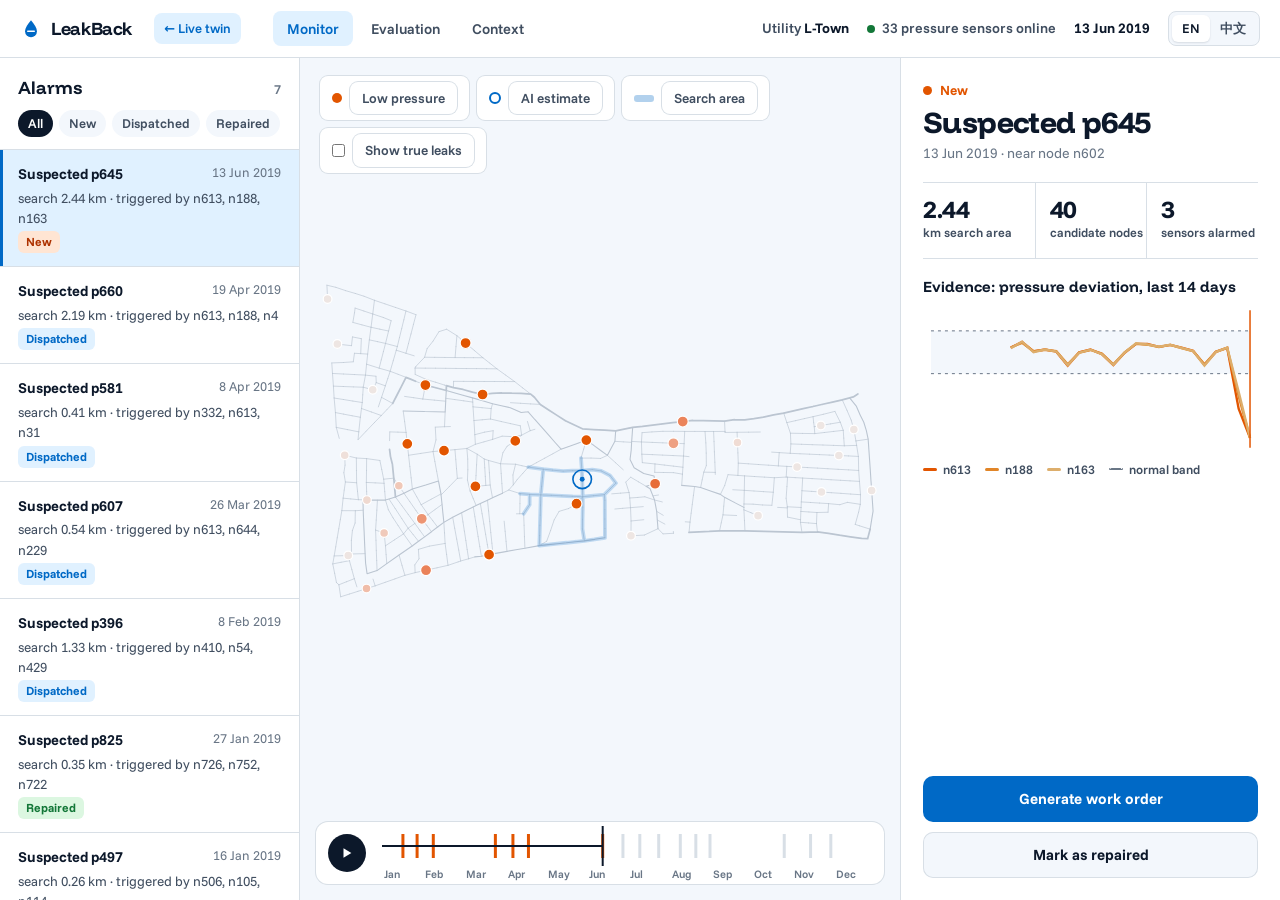
<file: app/index.html>
<!doctype html>
<html lang="en">
<head>
<meta charset="utf-8">
<meta name="viewport" content="width=device-width, initial-scale=1">
<title>LeakBack</title>
<link rel="stylesheet" href="../mocks/base.css">
<style>
body { overflow: hidden; background: var(--tint); }
.app { display: grid; grid-template-rows: 58px minmax(0, 1fr); height: 100vh; }
header { display: flex; align-items: center; gap: 22px; padding: 0 20px; background: var(--bg); border-bottom: 1px solid var(--line); }
.tabs { display: flex; gap: 4px; margin-left: 10px; }
.tabs button { padding: 7px 14px; border-radius: 8px; font-weight: 600; font-size: 14.5px; color: var(--soft); cursor: pointer; }
.tabs button[aria-selected=true] { background: var(--blue-wash); color: var(--blue); }
.hr { margin-left: auto; display: flex; align-items: center; gap: 18px; font-size: 14px; color: var(--soft); font-weight: 600; }
.hr b { color: var(--ink); }
.ok { display: flex; align-items: center; gap: 7px; } .ok i { width: 8px; height: 8px; border-radius: 50%; background: var(--ok); }
.seg { display: flex; padding: 3px; border-radius: 8px; background: var(--tint); border: 1px solid var(--line); }
.seg button { padding: 4px 10px; border-radius: 6px; font-size: 13px; font-weight: 600; color: var(--soft); cursor: pointer; }
.seg button[aria-pressed=true] { background: var(--bg); color: var(--ink); box-shadow: 0 1px 2px oklch(0.21 0.04 258 / .12); }
.view { display: none; min-height: 0; } .view.on { display: grid; }
/* monitor */
#v-mon { grid-template-columns: 300px minmax(0, 1fr) 380px; }
.inbox { background: var(--bg); border-right: 1px solid var(--line); display: flex; flex-direction: column; min-height: 0; }
.ib-h { display: flex; align-items: baseline; justify-content: space-between; padding: 18px 18px 10px; }
.ib-h b { font: 700 18px var(--disp); } .ib-h span { color: var(--mute); font-size: 13px; font-weight: 600; }
.chips { display: flex; gap: 6px; padding: 0 18px 12px; border-bottom: 1px solid var(--line); }
.chips button { padding: 4px 10px; border-radius: 999px; font-size: 13px; font-weight: 600; color: var(--soft); background: var(--tint); cursor: pointer; }
.chips button[aria-pressed=true] { background: var(--ink); color: #fff; }
.items { overflow-y: auto; min-height: 0; scrollbar-width: thin; }
.it { display: grid; grid-template-columns: 1fr auto; gap: 3px 10px; width: 100%; text-align: left; padding: 13px 18px; border-bottom: 1px solid var(--line); cursor: pointer; }
.it:hover { background: var(--tint); }
.it.sel { background: var(--blue-wash); box-shadow: inset 3px 0 0 var(--blue); }
.it b { font-weight: 700; font-size: 14.5px; } .it .d { color: var(--mute); font-size: 13px; text-align: right; }
.it .m { grid-column: 1 / -1; color: var(--soft); font-size: 13.5px; }
.st { justify-self: start; grid-column: 1 / -1; padding: 2px 8px; border-radius: 6px; font-size: 12px; font-weight: 700; }
.st.new { background: oklch(0.95 0.05 45); color: oklch(0.50 0.17 40); } .st.go { background: var(--blue-wash); color: var(--blue); } .st.done { background: oklch(0.95 0.04 150); color: var(--ok); }
.empty { padding: 30px 18px; color: var(--mute); font-weight: 600; }
.center { position: relative; min-height: 0; }
#map { position: absolute; inset: 16px 16px 92px; width: calc(100% - 32px); height: calc(100% - 108px); }
.mapbar { position: absolute; left: 20px; top: 18px; display: flex; gap: 8px; flex-wrap: wrap; }
.mapbar span, .mapbar label { padding: 6px 12px; border-radius: 8px; background: var(--bg); box-shadow: 0 0 0 1px var(--line); font-size: 13.5px; font-weight: 600; color: var(--soft); display: flex; gap: 8px; align-items: center; }
.mapbar i { width: 10px; height: 10px; border-radius: 50%; }
.mapbar label { cursor: pointer; } .mapbar input { accent-color: var(--leak); }
.time { position: absolute; left: 16px; right: 16px; bottom: 16px; height: 62px; border-radius: 12px; background: var(--bg); box-shadow: 0 0 0 1px var(--line); display: grid; grid-template-columns: 56px 1fr; align-items: center; }
.pl { width: 38px; height: 38px; margin-left: 12px; border-radius: 50%; background: var(--ink); display: grid; place-items: center; cursor: pointer; }
#tl { width: 100%; height: 100%; cursor: pointer; }
.detail { background: var(--bg); border-left: 1px solid var(--line); padding: 22px; display: flex; flex-direction: column; gap: 18px; min-height: 0; overflow-y: auto; }
.dt-k { display: flex; gap: 8px; align-items: center; font-weight: 700; font-size: 13.5px; }
.dt-k i { width: 9px; height: 9px; border-radius: 50%; }
.detail h2 { margin-top: 6px; font: 800 30px/1.1 var(--disp); letter-spacing: -0.02em; }
.detail .sub { color: var(--mute); font-size: 14px; margin-top: 4px; }
.mets { display: grid; grid-template-columns: repeat(3, 1fr); border-block: 1px solid var(--line); }
.mets div { padding: 14px 0; } .mets div + div { padding-left: 14px; border-left: 1px solid var(--line); }
.mets b { display: block; font: 800 24px/1 var(--disp); letter-spacing: -0.02em; } .mets span { font-size: 12.5px; color: var(--soft); font-weight: 600; }
.ev h3 { font: 700 15px var(--disp); margin-bottom: 8px; }
#ev { width: 100%; height: 150px; display: block; }
.evl { display: flex; gap: 14px; font-size: 12.5px; color: var(--soft); font-weight: 600; margin-top: 6px; flex-wrap: wrap; }
.evl span { display: flex; gap: 6px; align-items: center; } .evl i { width: 14px; height: 3px; border-radius: 2px; }
.acts { margin-top: auto; display: grid; gap: 10px; }
.truth { display: flex; justify-content: space-between; padding: 12px 14px; border-radius: 10px; background: oklch(0.97 0.02 30); font-size: 13.5px; font-weight: 600; color: var(--leak); }
.btn { height: 46px; border-radius: 10px; font-weight: 700; font-size: 15px; display: flex; align-items: center; justify-content: center; cursor: pointer; transition: filter .15s; }
.btn:hover { filter: brightness(1.06); }
.btn.p { background: var(--blue); color: #fff; } .btn.s { background: var(--tint); box-shadow: inset 0 0 0 1px var(--line); }
/* evaluation */
#v-eval { grid-template-columns: minmax(0, 1fr) 380px; }
.eval-main { padding: 26px 30px 20px 36px; min-height: 0; display: grid; grid-template-rows: auto minmax(0, 1fr); }
.eval-main h2, .ctx h2 { font: 800 28px/1.15 var(--disp); letter-spacing: -0.02em; }
.eval-main h2 em, .ctx h2 em { font-style: normal; color: var(--blue); }
#tlc { width: 100%; height: 100%; }
.eval-side { background: var(--bg); border-left: 1px solid var(--line); padding: 26px 26px; display: flex; flex-direction: column; gap: 22px; overflow-y: auto; }
.big b { display: block; font: 800 42px/1 var(--disp); letter-spacing: -0.03em; color: var(--blue); } .big span { font-size: 13.5px; color: var(--soft); font-weight: 600; }
.bars { display: grid; gap: 12px; }
.br { display: grid; grid-template-columns: 7.5em 1fr 4.6em; gap: 10px; align-items: center; font-size: 13.5px; font-weight: 600; }
.br .tr { height: 10px; border-radius: 5px; background: var(--tint); overflow: hidden; } .br .tr i { display: block; height: 100%; border-radius: 5px; background: var(--ink); }
.br.us { color: var(--blue); } .br.us .tr i { background: var(--blue); } .br.bs .tr i { background: oklch(0.80 0.02 250); }
.br b { font-family: var(--disp); text-align: right; }
.tbl { width: 100%; border-collapse: collapse; font-size: 13.5px; }
.tbl th { text-align: left; color: var(--mute); font-weight: 600; padding: 6px 0; border-bottom: 1px solid var(--line); }
.tbl td { padding: 7px 0; border-bottom: 1px solid var(--line); } .tbl td:not(:first-child), .tbl th:not(:first-child) { text-align: right; }
.tbl tr.us td { color: var(--blue); font-weight: 700; }
.lims h3 { font: 700 15px var(--disp); margin-bottom: 8px; } .lims ul { padding-left: 1.1em; display: grid; gap: 6px; color: var(--soft); font-size: 13.5px; }
/* context */
#v-ctx { grid-template-columns: minmax(0, 1fr) minmax(0, 1fr); }
.ctx { padding: 30px 36px; display: flex; flex-direction: column; gap: 20px; min-height: 0; }
.ctx + .ctx { background: var(--bg); border-left: 1px solid var(--line); }
.nums { display: grid; grid-template-columns: 1fr 1fr; gap: 20px; }
.nums b { display: block; font: 800 44px/1 var(--disp); letter-spacing: -0.035em; } .nums span { font-size: 13.5px; color: var(--soft); font-weight: 600; }
.nums .bl b { color: var(--blue); }
#tx { width: 100%; flex: 1; min-height: 0; }
.steps { display: grid; gap: 16px; }
.steps div { display: grid; grid-template-columns: 34px 1fr; gap: 2px 14px; }
.steps i { grid-row: span 2; font-style: normal; width: 34px; height: 34px; border-radius: 50%; background: var(--blue); color: #fff; display: grid; place-items: center; font: 800 15px var(--disp); }
.steps b { font: 700 18px var(--disp); } .steps span { color: var(--soft); font-size: 14.5px; }
#tip { position: fixed; z-index: 30; pointer-events: none; padding: 6px 9px; border-radius: 6px; background: var(--ink); color: #fff; font-size: 12.5px; opacity: 0; }
#tip.on { opacity: 1; }
</style>
</head>
<body>
<div class="app">
  <header>
    <div class="logo"><svg viewBox="0 0 24 24"><path d="M12 2.5c3.6 4.6 6.5 8.4 6.5 12a6.5 6.5 0 0 1-13 0c0-3.6 2.9-7.4 6.5-12Z" fill="var(--blue)"/><path d="M8.5 14.5h7" stroke="#fff" stroke-width="1.8" stroke-linecap="round"/></svg>LeakBack</div>
    <a href="../lab/" style="font-weight:600;font-size:13px;color:var(--blue);text-decoration:none;padding:6px 10px;border-radius:8px;background:var(--blue-wash,oklch(0.95 0.03 250))">← Live twin</a>
    <div class="tabs" role="tablist"><button role="tab" data-v="mon" aria-selected="true" data-t="tab_mon"></button><button role="tab" data-v="eval" aria-selected="false" data-t="tab_eval"></button><button role="tab" data-v="ctx" aria-selected="false" data-t="tab_ctx"></button></div>
    <div class="hr"><span><span data-t="utility"></span> <b>L-Town</b></span><span class="ok"><i></i><span data-t="online"></span></span><b id="hd"></b>
      <div class="seg" role="group" aria-label="Language"><button data-lang="en" aria-pressed="true">EN</button><button data-lang="zh" aria-pressed="false">中文</button></div></div>
  </header>

  <section class="view on" id="v-mon">
    <aside class="inbox"><div class="ib-h"><b data-t="alarms"></b><span id="cnt"></span></div>
      <div class="chips" id="chips"><button data-f="all" aria-pressed="true" data-t="f_all"></button><button data-f="new" aria-pressed="false" data-t="f_new"></button><button data-f="go" aria-pressed="false" data-t="f_go"></button><button data-f="done" aria-pressed="false" data-t="f_done"></button></div>
      <div class="items" id="items"></div></aside>
    <main class="center"><svg id="map" role="img"></svg>
      <div class="mapbar"><span><i style="background:var(--low)"></i><span data-t="k_low"></span></span><span><i style="border:2.5px solid var(--blue);width:12px;height:12px"></i><span data-t="k_ai"></span></span><span><i style="background:oklch(0.52 0.17 252 / .3);border-radius:3px;width:20px;height:7px"></i><span data-t="k_area"></span></span><label><input type="checkbox" id="reveal"><span data-t="k_truth"></span></label></div>
      <div class="time"><button class="pl" id="play" aria-label="Play"><svg viewBox="0 0 16 16" width="14" height="14"><path id="pi" d="M4 2.5v11l9-5.5z" fill="#fff"/></svg></button><svg id="tl"></svg></div></main>
    <aside class="detail" id="detail"></aside>
  </section>

  <section class="view" id="v-eval">
    <div class="eval-main"><h2 id="ev-h"></h2><svg id="tlc"></svg></div>
    <aside class="eval-side" id="ev-side"></aside>
  </section>

  <section class="view" id="v-ctx">
    <div class="ctx"><h2 id="cx-h"></h2><div class="nums" id="cx-n"></div><svg id="tx"></svg></div>
    <div class="ctx"><h2 data-t="how_h"></h2><div class="steps" id="steps"></div><div class="lims" style="margin-top:auto"><h3 data-t="src_h"></h3><ul id="srcs"></ul></div></div>
  </section>
</div>
<div id="tip"></div>
<script src="../data.js"></script><script src="../console/data.js"></script><script src="../site/results.js"></script><script src="../mocks/kit.js"></script>
<script>
const K = window.KIT, NS = 'http://www.w3.org/2000/svg';
const T = {
  en: { tab_mon: 'Monitor', tab_eval: 'Evaluation', tab_ctx: 'Context', utility: 'Utility', online: '33 pressure sensors online', alarms: 'Alarms',
    f_all: 'All', f_new: 'New', f_go: 'Dispatched', f_done: 'Repaired', k_low: 'Low pressure', k_ai: 'AI estimate', k_area: 'Search area', k_truth: 'Show true leaks',
    none: 'No alarms in this view', susp: (p) => `Suspected ${p}`, area: (km) => `search ${km} km`, trig: 'triggered by', st: { new: 'New', go: 'Dispatched', done: 'Repaired' },
    near: (n) => `near node ${n}`, m1: 'km search area', m2: 'candidate nodes', m3: 'sensors alarmed', ev_h: 'Evidence: pressure deviation, last 14 days', normal: 'normal band',
    truth: 'True leak', apart: (m) => `${m} m apart`, wo: 'Generate work order', fix: 'Mark as repaired', idle: 'Select an alarm',
    date: (d) => d.toLocaleDateString('en-GB', { day: 'numeric', month: 'short', year: 'numeric' }),
    eval_h: (n, m) => `2019 test year: <em>${n} of ${m}</em> new leaks found`, lg1: 'Found (band width = leak flow)', lg2: 'Missed', lg3: 'Alarm', lg4: 'False alarm',
    score: 'Official BattLeDIM score', perfect: 'Perfect', winner: '2020 winner', us: 'LeakBack', classic: 'Classic method',
    tbl: ['Method', '2018', '2019', 'Found', 'False'], m_names: { B0_nominal_cosine: 'Classic', B1_dr_cosine: 'Classic + DR', M0_nominal_mlp: 'Neural net', M1_dr_mlp: 'Neural net + DR (ours)' },
    abl: 'Ablation (DR = domain randomisation)', lim_h: 'Limitations',
    lims: (c) => [`Slow alarms: median delay about a month`, `Search area covers ${c[0]}/${c[1]} real leaks (93% in simulation)`, 'Classic method scored slightly higher in 2019', 'Benchmark town, not a real Texas utility'],
    ctx_h: (r) => `Texas leaks <em>${r}×</em> the water its data centers use`, n1: 'bn gal / yr fixable pipe leaks', n2: 'bn gal / yr data center use', unit: 1,
    how_h: 'How LeakBack works', steps: [['Read existing sensors', '33 pressure sensors, a reading every 5 minutes. No new hardware.'], ['Raise an alarm', 'Learns each sensor’s normal level; a sustained drop raises an alarm.'], ['Locate the leak', 'A model trained on 44,000 simulated leaks points to a pipe and a search area.'], ['Prove it', 'Scored on real 2019 data with the official BattLeDIM rules.']],
    src_h: 'Data', srcs: ['BattLeDIM 2020 dataset (Zenodo 4017659, CC BY 4.0) and official scoring', 'Texas Water Development Board water loss audits 2020–2024 (2,251 utilities)', 'HARC 2026 estimate of Texas data center water use (2025)'],
    months: ['Jan','Feb','Mar','Apr','May','Jun','Jul','Aug','Sep','Oct','Nov','Dec'] },
  zh: { tab_mon: '监控', tab_eval: '效果评估', tab_ctx: '背景', utility: '水司', online: '33 个压力表在线', alarms: '报警',
    f_all: '全部', f_new: '待处理', f_go: '已派工', f_done: '已修复', k_low: '压力偏低', k_ai: 'AI 判断', k_area: '挖掘范围', k_truth: '对照真实漏点',
    none: '没有符合条件的报警', susp: (p) => `疑似 ${p}`, area: (km) => `挖掘范围 ${km} 公里`, trig: '触发', st: { new: '待处理', go: '已派工', done: '已修复' },
    near: (n) => `节点 ${n} 附近`, m1: '公里挖掘范围', m2: '个候选节点', m3: '个表报警', ev_h: '证据：报警前 14 天的压力偏离', normal: '正常范围',
    truth: '真实漏点', apart: (m) => `相距 ${m} 米`, wo: '生成派工单', fix: '标记已修复', idle: '选择一条报警',
    date: (d) => `${d.getFullYear()} 年 ${d.getMonth() + 1} 月 ${d.getDate()} 日`,
    eval_h: (n, m) => `2019 测试年：${m} 处新漏损，<em>找到 ${n} 处</em>`, lg1: '找到（色带宽 = 漏水量）', lg2: '未找到', lg3: '报警', lg4: '误报',
    score: '官方评分（BattLeDIM 规则）', perfect: '满分', winner: '2020 冠军', us: 'LeakBack', classic: '经典方法',
    tbl: ['方法', '2018', '2019', '找到', '误报'], m_names: { B0_nominal_cosine: '经典方法', B1_dr_cosine: '经典 + 随机化', M0_nominal_mlp: '神经网络', M1_dr_mlp: '神经网络 + 随机化（本作品）' },
    abl: '消融对比（随机化 = 领域随机化）', lim_h: '局限',
    lims: (c) => ['报警偏慢，中位延迟约一个月', `挖掘范围真实覆盖 ${c[0]}/${c[1]}（仿真中 93%）`, '2019 年经典方法得分略高', '基准是虚构小镇，非德州真实水司'],
    ctx_h: (r) => `德州漏掉的水，是数据中心用水的 <em>${r} 倍</em>`, n1: '亿加仑/年 可修回漏损', n2: '亿加仑/年 数据中心用水', unit: 10,
    how_h: 'LeakBack 怎么工作', steps: [['读现有压力表', '33 个压力表，每 5 分钟一个读数，不加新硬件'], ['发现异常就报警', '学会每个表正常时的读数，持续偏低就报警'], ['指出漏在哪', '用 4.4 万个模拟漏水场景训练，指出管段和挖掘范围'], ['用真实答案检验', '在 2019 年真实数据上按 BattLeDIM 官方规则评分']],
    src_h: '数据来源', srcs: ['BattLeDIM 2020 数据集（Zenodo 4017659，CC BY 4.0）与官方评分', '德州水发展委员会水司漏损审计 2020—2024（2251 家）', 'HARC 2026 德州数据中心用水估计（2025 年）'],
    months: ['1月','2月','3月','4月','5月','6月','7月','8月','9月','10月','11月','12月'] },
};
const q = new URLSearchParams(location.search);
let lang = q.get('lang') === 'zh' ? 'zh' : 'en', view = q.get('view') || 'mon', filter = 'all', reveal = !!q.get('reveal'), timer = null;
const first = K.alarms.find((a) => a.t.startsWith('2019-06-13'));
let cur = q.get('i') ? +q.get('i') : first.i, selK = K.alarms.indexOf(first);
const repaired = new Set();
document.getElementById('reveal').checked = reveal;
const L = () => T[lang];
const dOf = (i) => new Date(K.t0 + i * K.STEP);
function statusOf(a) {
  const lk = a.loc && K.leaks.find((l) => l.id === a.loc.credited);
  if (repaired.has(a) || (lk && lk.ei <= cur)) return 'done';
  return cur - a.i <= 6 ? 'new' : 'go';
}
/* ---------- monitor ---------- */
function drawItems() {
  const past = K.alarms.filter((a) => a.i <= cur).reverse();
  const shown = past.filter((a) => filter === 'all' || statusOf(a) === filter);
  document.getElementById('cnt').textContent = past.length;
  document.getElementById('items').innerHTML = shown.length ? shown.map((a) => { const s = statusOf(a), k = K.alarms.indexOf(a);
    return `<button class="it ${k === selK ? 'sel' : ''}" data-k="${k}"><b>${L().susp(a.loc ? a.loc.pred : '—')}</b><span class="d">${L().date(dOf(a.i))}</span><span class="m">${a.loc ? L().area(a.loc.set_pipe_km) : ''} · ${L().trig} ${a.sensors.join(', ')}</span><span class="st ${s}">${L().st[s]}</span></button>`; }).join('') : `<div class="empty">${L().none}</div>`;
}
function drawMap() { const m = document.getElementById('map'); m.innerHTML = ''; K.town(m, { i: cur, reveal, aiText: '', labels: false, distText: (x) => L().apart(x) }); }
function drawDetail() {
  const el = document.getElementById('detail'), a = K.alarms[selK];
  if (!a || a.i > cur) { el.innerHTML = `<div class="empty">${L().idle}</div>`; return; }
  const s = statusOf(a), col = { new: 'var(--low)', go: 'var(--blue)', done: 'var(--ok)' }[s];
  const lk = K.leaks.find((l) => l.id === (a.loc && a.loc.nearest_true));
  el.innerHTML = `<div><div class="dt-k" style="color:${col}"><i style="background:${col}"></i>${L().st[s]}</div><h2>${L().susp(a.loc.pred)}</h2><div class="sub">${L().date(dOf(a.i))} · ${L().near(a.loc.pred_node)}</div></div>
    <div class="mets"><div><b>${a.loc.set_pipe_km}</b><span>${L().m1}</span></div><div><b>${a.loc.set_nodes}</b><span>${L().m2}</span></div><div><b>${a.sensors.length}</b><span>${L().m3}</span></div></div>
    <div class="ev"><h3>${L().ev_h}</h3><svg id="ev"></svg><div class="evl" id="evl"></div></div>
    <div class="acts">${reveal && lk ? `<div class="truth"><span>${L().truth}</span><span>${lk.id} · ${L().apart(a.loc.dist_m)}</span></div>` : ''}<a class="btn p" href="workorder.html?k=${selK}&lang=${lang}" target="_blank" style="text-decoration:none">${L().wo}</a><button class="btn s" id="fixb">${L().fix}</button></div>`;
  const ev = document.getElementById('ev'), EW = 336, EH = 150, from = a.i - 28, cols = ['var(--low)', 'oklch(0.70 0.15 60)', 'oklch(0.78 0.10 75)'];
  ev.setAttribute('viewBox', `0 0 ${EW} ${EH}`);
  const ex = (k) => 8 + k / 28 * (EW - 16), ey = (z) => 16 + (Math.max(-8, Math.min(3, z)) - 3) / -11 * (EH - 32);
  K.mk('rect', { x: 8, y: ey(2), width: EW - 16, height: ey(-2) - ey(2), fill: 'var(--tint)' }, ev);
  [2, -2].forEach((v) => K.mk('line', { x1: 8, x2: EW - 8, y1: ey(v), y2: ey(v), stroke: 'var(--mute)', 'stroke-dasharray': '3 4' }, ev));
  a.sensors.slice(0, 3).forEach((sn, k) => { let p = ''; K.sensorSeries(sn, from, a.i).forEach((z, j) => { if (z == null) return; p += (p ? 'L' : 'M') + ex(j).toFixed(1) + ',' + ey(z).toFixed(1); }); K.mk('path', { d: p, fill: 'none', stroke: cols[k], 'stroke-width': 2.4 }, ev); });
  K.mk('line', { x1: ex(28), x2: ex(28), y1: 6, y2: EH - 6, stroke: 'var(--low)', 'stroke-width': 1.5 }, ev);
  document.getElementById('evl').innerHTML = a.sensors.slice(0, 3).map((sn, k) => `<span><i style="background:${cols[k]}"></i>${sn}</span>`).join('') + `<span><i style="border-top:2px dashed var(--mute);height:0"></i>${L().normal}</span>`;
  document.getElementById('fixb').onclick = () => { repaired.add(a); drawAll(); };
}
function drawTl() {
  const tl = document.getElementById('tl'), W = tl.clientWidth || 1000, H = 62; tl.setAttribute('viewBox', `0 0 ${W} ${H}`); tl.innerHTML = '';
  const x = (i) => 10 + i / (K.N - 1) * (W - 20);
  K.alarms.forEach((a) => K.mk('line', { x1: x(a.i), x2: x(a.i), y1: 12, y2: 36, stroke: a.i <= cur ? 'var(--low)' : 'var(--line)', 'stroke-width': 3 }, tl));
  K.mk('rect', { x: 10, y: 23, width: Math.max(0, x(cur) - 10), height: 2, fill: 'var(--ink)' }, tl);
  L().months.forEach((m, k) => { const t = K.mk('text', { x: x(Math.round(k * K.N / 12)) + 2, y: 56, fill: 'var(--mute)', style: 'font:600 11px var(--ui)' }, tl); t.textContent = m; });
  K.mk('line', { x1: x(cur), x2: x(cur), y1: 4, y2: 44, stroke: 'var(--ink)', 'stroke-width': 2 }, tl);
}
/* ---------- evaluation ---------- */
function drawEval() {
  const found = new Set(K.alarms.filter((a) => a.loc && a.loc.official === 'TP').map((a) => a.loc.credited));
  const rows = K.leaks.slice().sort((a, b) => a.si - b.si), nF = rows.filter((l) => found.has(l.id)).length;
  document.getElementById('ev-h').innerHTML = L().eval_h(nF, rows.length);
  const svg = document.getElementById('tlc'), W = 1000, H = 640, Lm = 92, Tm = 46, B = 30; svg.setAttribute('viewBox', `0 0 ${W} ${H}`); svg.innerHTML = '';
  const x = (i) => Lm + i / (K.N - 1) * (W - Lm - 10), rh = (H - Tm - B) / rows.length;
  L().months.forEach((m, k) => { const xx = x(Math.round(k * K.N / 12)); K.mk('line', { x1: xx, x2: xx, y1: Tm - 6, y2: H - B, stroke: 'var(--line)' }, svg); const t = K.mk('text', { x: xx + 4, y: H - 10, fill: 'var(--mute)', style: 'font:600 12px var(--ui)' }, svg); t.textContent = m; });
  rows.forEach((l, k) => { const y = Tm + k * rh + rh / 2, f = found.has(l.id); const t = K.mk('text', { x: Lm - 12, y: y + 4, 'text-anchor': 'end', fill: 'var(--soft)', style: 'font:600 12.5px var(--ui)' }, svg); t.textContent = l.id;
    const fm = Math.max(...l.flow, 1); let top = '', bot = ''; for (let i = l.si; i <= l.ei; i++) { const h = (l.flow[i] || 0) / fm * rh * 0.36; top += `${i === l.si ? 'M' : 'L'}${x(i).toFixed(1)},${(y - h).toFixed(1)}`; bot = `L${x(i).toFixed(1)},${(y + h).toFixed(1)}` + bot; }
    K.mk('path', { d: top + bot + 'Z', fill: f ? 'var(--blue)' : 'oklch(0.86 0.012 250)' }, svg); });
  K.alarms.forEach((a) => { const lc = a.loc; if (!lc) return; if (lc.official === 'TP') { const k = rows.findIndex((l) => l.id === lc.credited); if (k < 0) return; const y = Tm + k * rh + rh / 2; K.mk('path', { d: `M${x(a.i) - 7},${y - 14}L${x(a.i) + 7},${y - 14}L${x(a.i)},${y - 3}Z`, fill: 'var(--low)' }, svg); } else if (lc.official === 'FP') K.mk('line', { x1: x(a.i), x2: x(a.i), y1: Tm - 8, y2: H - B, stroke: 'var(--low)', 'stroke-dasharray': '3 4', 'stroke-width': 1.3 }, svg); });
  [['var(--blue)', L().lg1], ['oklch(0.86 0.012 250)', L().lg2], ['var(--low)', '▼ ' + L().lg3 + '　┆ ' + L().lg4]].forEach(([c, s], k) => { K.mk('rect', { x: Lm + k * 260, y: 10, width: 14, height: 14, rx: 3, fill: c }, svg); const t = K.mk('text', { x: Lm + k * 260 + 22, y: 22, fill: 'var(--soft)', style: 'font:600 12.5px var(--ui)' }, svg); t.textContent = s; });
  const c = K.chosen, rr = [[L().perfect, K.R.perfect, ''], [L().winner, K.R.winner, ''], [L().us, c.total, 'us'], [L().classic, K.classic.total, 'bs']];
  const order = ['B0_nominal_cosine', 'B1_dr_cosine', 'M0_nominal_mlp', 'M1_dr_mlp'];
  document.getElementById('ev-side').innerHTML = `<div class="big"><b>€${K.fmt(c.total)}</b><span>${L().score}</span></div>
    <div class="bars">${rr.map(([n, v, cl]) => `<div class="br ${cl}"><span>${n}</span><div class="tr"><i style="width:${(v / K.R.perfect * 100).toFixed(1)}%"></i></div><b>${Math.round(v / 1000)}k</b></div>`).join('')}</div>
    <div class="lims"><h3>${L().abl}</h3><table class="tbl"><tr>${L().tbl.map((h) => `<th>${h}</th>`).join('')}</tr>${order.map((k) => { const m = K.R.methods[k]; return `<tr class="${k === K.R.chosen ? 'us' : ''}"><td>${L().m_names[k]}</td><td>€${Math.round(m.y2018 / 1000)}k</td><td>€${Math.round(m.total / 1000)}k</td><td>${m.TP}</td><td>${m.FP}</td></tr>`; }).join('')}</table></div>
    <div class="lims"><h3>${L().lim_h}</h3><ul>${L().lims(K.R.cover.real).map((x) => `<li>${x}</li>`).join('')}</ul></div>`;
}
/* ---------- context ---------- */
function drawCtx() {
  const r = (K.fixBG / K.useBG).toFixed(1); document.getElementById('cx-h').innerHTML = L().ctx_h(r);
  document.getElementById('cx-n').innerHTML = `<div class="bl"><b>${K.fmt(K.fixBG * L().unit)}</b><span>${L().n1}</span></div><div><b>${K.fmt(K.useBG * L().unit)}</b><span>${L().n2}</span></div>`;
  const tx = document.getElementById('tx'); tx.innerHTML = ''; K.texas(tx);
  document.getElementById('steps').innerHTML = L().steps.map(([b, s], k) => `<div><i>${k + 1}</i><b>${b}</b><span>${s}</span></div>`).join('');
  document.getElementById('srcs').innerHTML = L().srcs.map((x) => `<li>${x}</li>`).join('');
}
function drawAll() {
  document.documentElement.lang = lang === 'zh' ? 'zh-CN' : 'en';
  document.querySelectorAll('[data-t]').forEach((n) => { const v = L()[n.dataset.t]; if (typeof v === 'string') n.textContent = v; });
  document.querySelectorAll('[data-lang]').forEach((b) => b.setAttribute('aria-pressed', b.dataset.lang === lang));
  document.querySelectorAll('[data-v]').forEach((b) => b.setAttribute('aria-selected', b.dataset.v === view));
  document.querySelectorAll('.view').forEach((v) => v.classList.toggle('on', v.id === 'v-' + view));
  document.querySelectorAll('[data-f]').forEach((b) => b.setAttribute('aria-pressed', b.dataset.f === filter));
  document.getElementById('hd').textContent = L().date(dOf(cur));
  if (view === 'mon') { drawItems(); drawMap(); drawDetail(); drawTl(); }
  if (view === 'eval') drawEval();
  if (view === 'ctx') drawCtx();
}
document.querySelectorAll('[data-v]').forEach((b) => b.onclick = () => { view = b.dataset.v; drawAll(); });
document.querySelectorAll('[data-lang]').forEach((b) => b.onclick = () => { lang = b.dataset.lang; drawAll(); });
document.querySelectorAll('[data-f]').forEach((b) => b.onclick = () => { filter = b.dataset.f; drawAll(); });
document.getElementById('items').onclick = (e) => { const b = e.target.closest('[data-k]'); if (b) { selK = +b.dataset.k; drawAll(); } };
document.getElementById('reveal').onchange = (e) => { reveal = e.target.checked; drawAll(); };
const tlEl = document.getElementById('tl'); let drag = false;
const seek = (e) => { const r = tlEl.getBoundingClientRect(); cur = Math.max(0, Math.min(K.N - 1, Math.round((e.clientX - r.left - 10) / (r.width - 20) * (K.N - 1)))); const last = K.alarms.filter((a) => a.i <= cur).pop(); if (last) selK = K.alarms.indexOf(last); drawAll(); };
tlEl.onpointerdown = (e) => { drag = true; tlEl.setPointerCapture(e.pointerId); stop(); seek(e); }; tlEl.onpointermove = (e) => drag && seek(e); tlEl.onpointerup = () => { drag = false; };
function stop() { clearInterval(timer); timer = null; document.getElementById('pi').setAttribute('d', 'M4 2.5v11l9-5.5z'); }
function play() { if (cur >= K.N - 1) cur = 0; timer = setInterval(() => { if (cur >= K.N - 1) return stop(); cur++; const a = K.alarms.find((x) => x.i === cur); if (a) selK = K.alarms.indexOf(a); drawAll(); }, 60); document.getElementById('pi').setAttribute('d', 'M4 2.5h3v11H4zM9 2.5h3v11H9z'); }
document.getElementById('play').onclick = () => (timer ? stop() : play());
addEventListener('resize', drawAll);
drawAll();
</script>
</body>
</html>
</file>
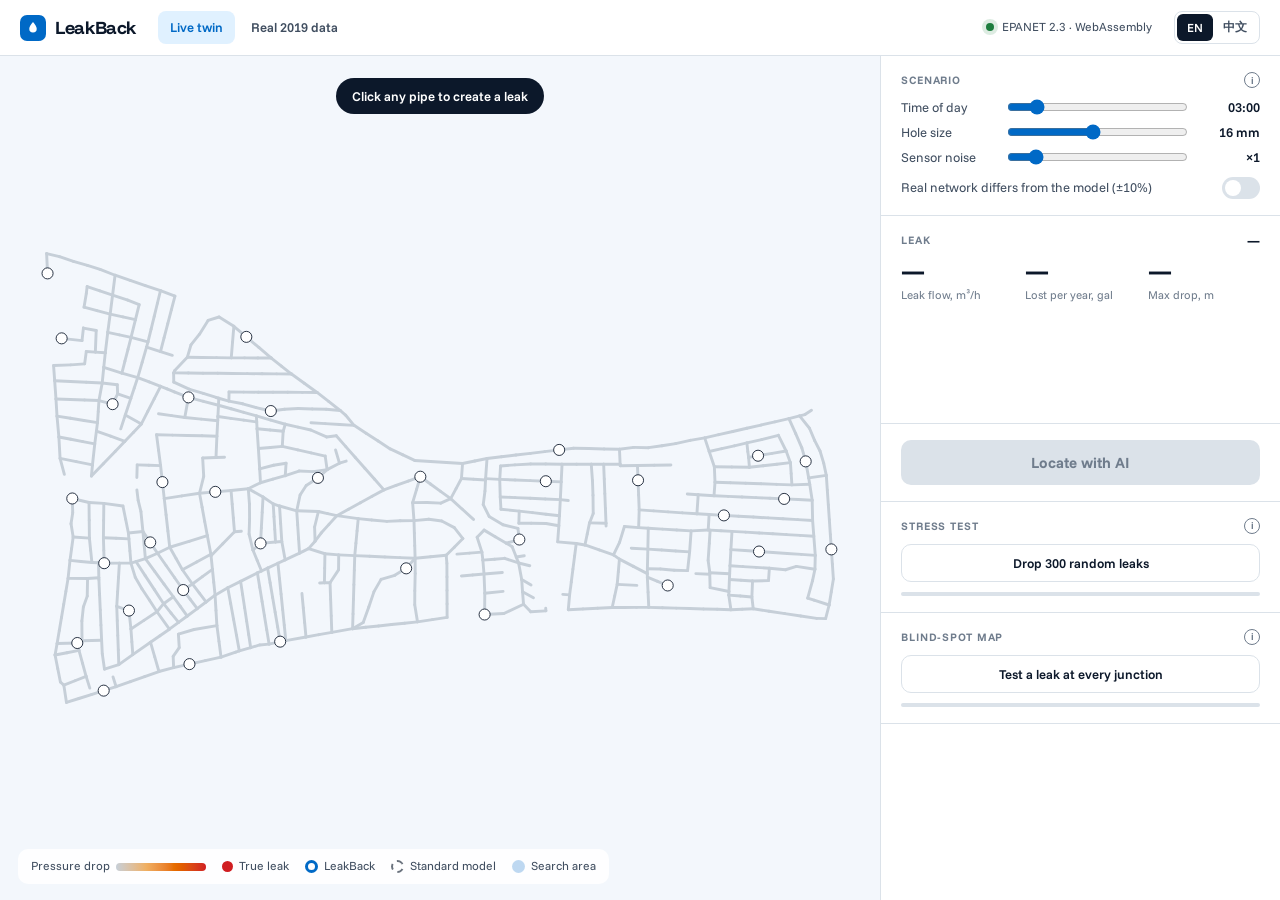
<file: lab/index.html>
<!doctype html>
<html lang="en">
<head>
<meta charset="utf-8">
<meta name="viewport" content="width=device-width, initial-scale=1">
<title>LeakBack Live Lab</title>
<link rel="icon" href="data:image/svg+xml,%3Csvg xmlns='http://www.w3.org/2000/svg' viewBox='0 0 24 24'%3E%3Crect width='24' height='24' rx='5' fill='%231e5bd8'/%3E%3Cpath d='M12 4c2.8 3.6 5 6.5 5 9.3a5 5 0 0 1-10 0C7 10.5 9.2 7.6 12 4Z' fill='%23fff'/%3E%3C/svg%3E">
<style>
@font-face { font-family: "Funnel Display"; src: url(../fonts/funnel-display.woff2) format("woff2"); font-weight: 300 800; }
@font-face { font-family: "Funnel Sans"; src: url(../fonts/funnel-sans.woff2) format("woff2"); font-weight: 300 800; }
:root {
  --bg: oklch(1 0 0); --tint: oklch(0.975 0.008 250); --ink: oklch(0.21 0.04 258); --soft: oklch(0.42 0.035 255);
  --mute: oklch(0.58 0.03 255); --line: oklch(0.91 0.012 250); --pipe: oklch(0.85 0.016 250);
  --blue: oklch(0.52 0.17 252); --blue-wash: oklch(0.95 0.03 250); --low: oklch(0.66 0.18 50); --leak: oklch(0.55 0.21 27); --ok: oklch(0.52 0.13 150); --gray: oklch(0.55 0.02 255);
  --ui: "Funnel Sans", "Microsoft YaHei UI", "PingFang SC", system-ui, sans-serif; --disp: "Funnel Display", "Funnel Sans", "Microsoft YaHei UI", system-ui, sans-serif;
}
* { box-sizing: border-box; margin: 0; }
html, body { height: 100%; background: var(--bg); color: var(--ink); font: 14px/1.4 var(--ui); }
body { display: grid; grid-template-rows: 56px 1fr; overflow: hidden; }
header { display: flex; align-items: center; gap: 22px; padding: 0 20px; border-bottom: 1px solid var(--line); }
.brand { display: flex; align-items: center; gap: 9px; font: 700 18px var(--disp); letter-spacing: -0.02em; }
.brand i { width: 26px; height: 26px; border-radius: 7px; background: var(--blue); display: grid; place-items: center; }
nav { display: flex; gap: 4px; }
nav a { font-weight: 600; font-size: 13px; color: var(--soft); text-decoration: none; padding: 7px 12px; border-radius: 8px; }
nav a.on { background: var(--blue-wash); color: var(--blue); }
nav a:not(.on):hover { background: var(--tint); }
.engine { display: flex; align-items: center; gap: 8px; font-size: 12px; color: var(--soft); font-variant-numeric: tabular-nums; }
.dot { width: 8px; height: 8px; border-radius: 50%; background: var(--mute); }
.dot.on { background: var(--ok); box-shadow: 0 0 0 4px oklch(0.52 0.13 150 / 0.15); }
header .sp { flex: 1; }
.seg { display: inline-flex; border: 1px solid var(--line); border-radius: 8px; padding: 2px; }
.seg button { border: 0; background: none; font: 600 12px var(--ui); color: var(--soft); padding: 5px 10px; border-radius: 6px; cursor: pointer; }
.seg button.on { background: var(--ink); color: #fff; }
main { display: grid; grid-template-columns: 1fr 400px; min-height: 0; }
#mapWrap { position: relative; background: var(--tint); min-height: 0; }
#map { width: 100%; height: 100%; display: block; cursor: crosshair; }
#map line { stroke: var(--pipe); stroke-linecap: round; transition: stroke 0.45s, stroke-width 0.45s; }
#map line:hover { stroke: var(--blue); stroke-width: 18; }
#map .heat { stroke: #fff; stroke-width: 3; pointer-events: none; }
#map .sen { fill: #fff; stroke: var(--ink); stroke-width: 3; pointer-events: none; transition: fill 0.45s; }
#map .set { fill: oklch(0.52 0.17 252 / 0.13); pointer-events: none; }
#map .ai { fill: none; stroke: var(--blue); stroke-width: 9; pointer-events: none; }
#map .m0 { fill: none; stroke: var(--gray); stroke-width: 7; stroke-dasharray: 16 11; pointer-events: none; }
#map .true { fill: var(--leak); stroke: #fff; stroke-width: 6; pointer-events: none; }
#map .pulse { fill: none; stroke: var(--leak); stroke-width: 4; pointer-events: none; animation: pulse 1.8s ease-out infinite; transform-box: fill-box; transform-origin: center; }
@keyframes pulse { from { opacity: .7; transform: scale(1); } to { opacity: 0; transform: scale(3.2); } }
body.cap #map line, body.cap #map .sen, body.cap .sw, body.cap .sw::after { transition: none !important; } body.cap #map .pulse { display: none; }
.legend { position: absolute; left: 18px; bottom: 16px; display: flex; flex-wrap: wrap; gap: 8px 16px; align-items: center; font-size: 12px; color: var(--soft); background: oklch(1 0 0 / 0.9); padding: 9px 13px; border-radius: 10px; max-width: calc(100% - 36px); }
.legend span { display: inline-flex; align-items: center; gap: 6px; }
.ramp { width: 90px; height: 8px; border-radius: 4px; background: linear-gradient(90deg, var(--pipe), oklch(0.80 0.12 70), var(--low), var(--leak)); }
.sw-true { width: 11px; height: 11px; border-radius: 50%; background: var(--leak); }
.sw-ai { width: 13px; height: 13px; border-radius: 50%; border: 3px solid var(--blue); }
.sw-m0 { width: 13px; height: 13px; border-radius: 50%; border: 2px dashed var(--gray); }
.sw-set { width: 13px; height: 13px; border-radius: 50%; background: oklch(0.52 0.17 252 / 0.25); }
.hint { position: absolute; left: 50%; top: 22px; transform: translateX(-50%); background: var(--ink); color: #fff; font-weight: 600; padding: 9px 16px; border-radius: 999px; font-size: 13px; pointer-events: none; white-space: nowrap; }
aside { border-left: 1px solid var(--line); overflow-y: auto; }
section { padding: 16px 20px; border-bottom: 1px solid var(--line); }
h2 { font: 700 11px var(--ui); letter-spacing: 0.08em; text-transform: uppercase; color: var(--mute); margin-bottom: 10px; display: flex; justify-content: space-between; align-items: center; gap: 8px; }
h2 b { color: var(--ink); letter-spacing: 0; text-transform: none; font-size: 13px; }
.row { display: grid; grid-template-columns: 96px 1fr 62px; align-items: center; gap: 10px; margin: 7px 0; font-size: 13px; color: var(--soft); }
.row output { text-align: right; font-variant-numeric: tabular-nums; color: var(--ink); font-weight: 600; }
input[type=range] { width: 100%; accent-color: var(--blue); }
.kpis { display: grid; grid-template-columns: 1fr 1fr 1fr; gap: 12px; }
.kpi .v { font: 700 24px/1 var(--disp); letter-spacing: -0.02em; font-variant-numeric: tabular-nums; white-space: nowrap; }
.kpi .v small { font: 600 12px var(--ui); color: var(--mute); margin-left: 2px; }
.kpi .l { font-size: 11.5px; color: var(--mute); margin-top: 5px; }
.big { width: 100%; border: 0; border-radius: 10px; background: var(--blue); color: #fff; font: 700 15px var(--ui); padding: 13px; cursor: pointer; }
.big:disabled { background: var(--line); color: var(--mute); cursor: default; }
.ghost { width: 100%; border: 1px solid var(--line); border-radius: 10px; background: #fff; color: var(--ink); font: 600 13px var(--ui); padding: 10px; cursor: pointer; }
.ghost:disabled { color: var(--mute); cursor: default; }
.toggle { display: flex; align-items: center; justify-content: space-between; gap: 10px; font-size: 13px; color: var(--soft); margin-top: 10px; }
.sw { position: relative; flex: none; width: 38px; height: 22px; border-radius: 11px; background: var(--line); border: 0; cursor: pointer; transition: background .2s; }
.sw::after { content: ""; position: absolute; left: 3px; top: 3px; width: 16px; height: 16px; border-radius: 50%; background: #fff; transition: left .2s; }
.sw.on { background: var(--blue); } .sw.on::after { left: 19px; }
#bars { width: 100%; height: 92px; display: block; margin-top: 12px; }
table { width: 100%; border-collapse: collapse; font-variant-numeric: tabular-nums; margin-top: 12px; }
th { font: 600 11.5px var(--ui); color: var(--mute); text-align: right; padding: 0 0 6px; }
th:first-child, td:first-child { text-align: left; }
td { padding: 8px 0; border-top: 1px solid var(--line); text-align: right; font-weight: 600; font-size: 13px; }
td .k { display: inline-flex; align-items: center; gap: 7px; }
tr.us td { color: var(--ink); } tr.them td { color: var(--soft); }
.tag { display: inline-block; font-weight: 700; font-size: 11.5px; padding: 2px 7px; border-radius: 6px; }
.tag.hit { background: oklch(0.94 0.05 150); color: var(--ok); }
.tag.miss { background: oklch(0.95 0.04 30); color: var(--leak); }
.prog { height: 4px; background: var(--line); border-radius: 2px; margin-top: 10px; overflow: hidden; }
.prog i { display: block; height: 100%; width: 0; background: var(--blue); transition: width .2s; }
.info { position: relative; display: inline-grid; place-items: center; width: 16px; height: 16px; border-radius: 50%; border: 1.5px solid var(--mute); color: var(--mute); font: 700 10px var(--ui); cursor: help; text-transform: none; letter-spacing: 0; }
.info:hover::after, .info:focus::after { content: attr(data-tip); position: absolute; right: -8px; top: 22px; width: 250px; background: var(--ink); color: #fff; font: 500 12px/1.45 var(--ui); padding: 9px 11px; border-radius: 8px; z-index: 5; text-align: left; white-space: normal; }
.url { position: absolute; right: 18px; top: 18px; font: 700 15px var(--ui); color: var(--blue); background: #fff; border: 1px solid var(--line); padding: 8px 14px; border-radius: 10px; }
#cur { position: fixed; left: 50%; top: 50%; width: 30px; height: 30px; z-index: 50; pointer-events: none; transition: left .8s cubic-bezier(.4,0,.2,1), top .8s cubic-bezier(.4,0,.2,1); }
#cur svg { filter: drop-shadow(0 2px 4px oklch(0 0 0 / .35)); }
#cur i { position: absolute; left: -16px; top: -16px; width: 32px; height: 32px; border-radius: 50%; border: 3px solid var(--blue); opacity: 0; }
#cur.tap i { animation: tap .5s ease-out; }
@keyframes tap { from { opacity: .9; transform: scale(.4); } to { opacity: 0; transform: scale(1.6); } }
.hide { display: none !important; }
@media (max-width: 900px) { body { overflow: auto; grid-template-rows: auto 1fr; } header { flex-wrap: wrap; padding: 10px 16px; gap: 10px; } main { grid-template-columns: 1fr; } #mapWrap { height: auto; aspect-ratio: 1 / 1; } .engine { display: none; } }
</style>
</head>
<body>
<header>
  <div class="brand"><i><svg width="16" height="16" viewBox="0 0 24 24"><path d="M12 3c3 3.9 5.6 7.1 5.6 10.2a5.6 5.6 0 0 1-11.2 0C6.4 10.1 9 6.9 12 3Z" fill="#fff"/></svg></i>LeakBack</div>
  <nav><a class="on" href="./" data-i="nav1">Live twin</a><a href="../app/index.html" data-i="nav2">Real 2019 data</a></nav>
  <div class="sp"></div>
  <div class="engine"><i class="dot" id="dot"></i><span id="eng">EPANET 2.3 · WebAssembly</span></div>
  <div class="seg" id="lang"><button data-l="en">EN</button><button data-l="zh">中文</button></div>
</header>
<main>
  <div id="mapWrap">
    <svg id="map" aria-label="L-Town water network"></svg>
    <div class="hint" id="hint">Loading…</div>
    <div class="url hide" id="url">xsx11223.github.io/leakback</div>
    <div class="legend">
      <span><span data-i="lg">Pressure drop</span><i class="ramp"></i></span>
      <span><i class="sw-true"></i><span data-i="lgT">True leak</span></span>
      <span><i class="sw-ai"></i>LeakBack</span>
      <span><i class="sw-m0"></i><span data-i="lgM0">Standard model</span></span>
      <span><i class="sw-set"></i><span data-i="lgS">Search area</span></span>
      <span id="lgBlind" class="hide"><i class="sw-true" style="background:var(--ok)"></i>≤100 m <i class="sw-true" style="background:oklch(0.80 0.14 80)"></i>≤300 m <i class="sw-true" style="background:var(--leak)"></i><span data-i="lgBl">blind spot</span> <i class="sw-true" style="background:var(--pipe)"></i><span data-i="lgNc">not covered</span></span>
    </div>
  </div>
  <aside>
    <section>
      <h2><span data-i="scene">Scenario</span><span class="info" tabindex="0" id="tipScene" data-tip=""></span></h2>
      <div class="row"><span data-i="hour">Time of day</span><input id="hr" type="range" min="0" max="23" value="3" aria-label="hour"><output id="hrO">03:00</output></div>
      <div class="row"><span data-i="size">Hole size</span><input id="dm" type="range" min="8" max="25" value="16" aria-label="hole"><output id="dmO">16 mm</output></div>
      <div class="row"><span data-i="noise">Sensor noise</span><input id="nz" type="range" min="0" max="8" step="0.5" value="1" aria-label="noise"><output id="nzO">×1</output></div>
      <div class="toggle"><span data-i="dr">Real network differs from the model (±10%)</span><button class="sw" id="dr" aria-label="model error"></button></div>
    </section>
    <section>
      <h2><span data-i="leak">Leak</span><b id="leakId">—</b></h2>
      <div class="kpis">
        <div class="kpi"><div class="v" id="kQ">—</div><div class="l" data-i="kq">Leak flow, m³/h</div></div>
        <div class="kpi"><div class="v" id="kY">—</div><div class="l" id="kYl">Lost per year</div></div>
        <div class="kpi"><div class="v" id="kD">—</div><div class="l" data-i="kd">Max drop, m</div></div>
      </div>
      <svg id="bars" aria-label="33 sensors"></svg>
    </section>
    <section>
      <button class="big" id="find" disabled data-i="find">Locate with AI</button>
      <div id="ncNote" class="hide" style="margin-top:12px;font-size:13px;color:var(--soft)"></div>
      <table id="res" class="hide">
        <thead><tr><th></th><th data-i="cErr">Error</th><th data-i="cArea">Search area</th><th></th></tr></thead>
        <tbody>
          <tr class="us"><td><span class="k"><i class="sw-ai"></i>LeakBack</span></td><td id="r1e"></td><td id="r1a"></td><td id="r1t"></td></tr>
          <tr class="them"><td><span class="k"><i class="sw-m0"></i><span data-i="lgM0">Standard model</span></span></td><td id="r0e"></td><td id="r0a"></td><td id="r0t"></td></tr>
        </tbody>
      </table>
    </section>
    <section>
      <h2><span data-i="stress">Stress test</span><span class="info" tabindex="0" id="tipStress" data-tip=""></span></h2>
      <button class="ghost" id="stress" data-i="run50">Drop 300 random leaks</button>
      <div class="prog"><i id="prog"></i></div>
      <table id="st" class="hide">
        <thead><tr><th></th><th data-i="c300">≤ 300 m</th><th data-i="cMed">Median error</th><th data-i="cCov">In area</th></tr></thead>
        <tbody>
          <tr class="us"><td><span class="k"><i class="sw-ai"></i>LeakBack</span></td><td id="s1a"></td><td id="s1b"></td><td id="s1c"></td></tr>
          <tr class="them"><td><span class="k"><i class="sw-m0"></i><span data-i="lgM0">Standard model</span></span></td><td id="s0a"></td><td id="s0b"></td><td id="s0c"></td></tr>
        </tbody>
      </table>
    </section>
    <section>
      <h2><span data-i="blind">Blind-spot map</span><span class="info" tabindex="0" id="tipBlind" data-tip=""></span></h2>
      <button class="ghost" id="blindBtn" data-i="blindRun">Test a leak at every junction</button>
      <div class="prog"><i id="prog2"></i></div>
      <div class="kpis hide" id="blindK" style="margin-top:14px">
        <div class="kpi"><div class="v" id="bA">—</div><div class="l" data-i="bAl">found within 300 m</div></div>
        <div class="kpi"><div class="v" id="bB">—</div><div class="l" data-i="bBl">blind-spot junctions</div></div>
        <div class="kpi"><div class="v" id="bC">—</div><div class="l" data-i="bCl">median error</div></div>
      </div>
    </section>
  </aside>
</main>
<script type="module">
import { createLab } from './engine.js';
const T = {
  en: { nav1: 'Live twin', nav2: 'Real 2019 data', hint: 'Click any pipe to create a leak', loading: 'Loading the hydraulic engine…', lg: 'Pressure drop', lgT: 'True leak', lgM0: 'Standard model', lgS: 'Search area',
    scene: 'Scenario', hour: 'Time of day', size: 'Hole size', noise: 'Sensor noise', dr: 'Real network differs from the model (±10%)', leak: 'Leak', kq: 'Leak flow, m³/h', kd: 'Max drop, m', year: 'Lost per year, gal',
    find: 'Locate with AI', cErr: 'Error', cArea: 'Search area', hit: 'In area', miss: 'Missed', stress: 'Stress test', run50: 'Drop 300 random leaks', running: 'Running…', c300: '≤ 300 m', cMed: 'Median error', cCov: 'In area',
    tipScene: 'Every change re-runs EPANET in your browser. With the switch on, the hidden "real" town gets random pipe roughness, diameter and demand errors that the AI never sees. Sensor noise ×1 is the noise measured on the 33 real L-Town sensors in 2018.',
    tipStress: 'Each leak: a random junction, hole size and hour, a fresh hydraulic solve, then both models locate it from the 33 sensors only. Simulation results. With model errors and real-level sensor noise, LeakBack lands within 300 m in about 94% of cases and the standard model in about 91%. At 4× the real noise both fall below 80%. Real data adds errors this simulation does not have: the median error on real 2019 alarms was 237 m.',
    blind: 'Blind-spot map', blindRun: 'Test a leak at every junction', bAl: 'found within 300 m', bBl: 'blind-spot junctions', bCl: 'median error', lgBl: 'blind spot', lgNc: 'tank-fed zone, not in training', ncNote: 'This zone is fed by the tank. LeakBack was trained on reservoir inflow only, so it does not cover this zone yet (a known limitation).',
    tipBlind: 'A leak of the chosen size is placed at each of the 782 junctions in turn, EPANET is re-solved and LeakBack locates it from the 33 sensors. Red junctions are where the current sensors cannot pin a leak within 300 m: the best places for the next pressure logger. Grey: the tank-fed zone, not yet covered by the model.',
    eng: (n, ms) => `EPANET 2.3 · WebAssembly · ${n} solves` + (CAP ? '' : ` in ${ms} ms`) },
  zh: { nav1: '实时孪生', nav2: '2019 真实数据', hint: '点任意一根管道，制造一个漏点', loading: '正在加载水力引擎…', lg: '压力下降', lgT: '真实漏点', lgM0: '普通模型', lgS: '挖掘范围',
    scene: '场景', hour: '时刻', size: '漏孔直径', noise: '压力表噪声', dr: '真实管网与模型有误差（±10%）', leak: '漏点', kq: '漏水量 m³/h', kd: '最大压降 m', year: '一年漏掉 m³',
    find: '让 AI 定位', cErr: '误差', cArea: '挖掘范围', hit: '圈住', miss: '没圈住', stress: '压力测试', run50: '随机放 300 个漏点', running: '计算中…', c300: '300 米内', cMed: '中位误差', cCov: '圈住',
    tipScene: '每次改动都会在浏览器里重新跑一次 EPANET。打开开关后，后台的「真实小镇」管道粗糙度、管径和用水量会随机偏差，AI 看不到这些偏差。压力表噪声 ×1 是 2018 年 33 个真实压力表实测的噪声水平。',
    tipStress: '每个漏点：随机位置、孔径和时刻，重新水力计算，两个模型只看 33 个压力表去找。这是仿真结果。管网有误差、压力表噪声为真实水平时，LeakBack 约 94% 能在 300 米内找到，普通模型约 91%；噪声放大到 4 倍，两者都跌到 80% 以下。真实数据里还有这个仿真没有的误差，2019 年真实报警的中位误差是 237 米。',
    blind: '全网盲区图', blindRun: '在每个节点各放一次漏点', bAl: '300 米内找到', bBl: '盲区节点', bCl: '中位误差', lgBl: '盲区', lgNc: '水箱供水区，未训练', ncNote: '这片区域由水箱供水。LeakBack 训练时只用了水库进水量，所以暂时覆盖不到这里（已知局限）。',
    tipBlind: '在 782 个节点上依次放一个漏点（孔径按当前设置），每次重新水力计算，让 LeakBack 只看 33 个压力表去找。红色节点是现有压力表无法在 300 米内定位的地方，也就是下一个压力表最该装的位置。灰色是水箱供水区，模型暂未覆盖。',
    eng: (n, ms) => `EPANET 2.3 · WebAssembly · ${n} 次计算` + (CAP ? '' : ` ${ms} 毫秒`) },
};
const Q = new URLSearchParams(location.search), CAP = Q.has('cap');
let L = Q.get('lang') || (navigator.language.startsWith('zh') ? 'zh' : 'en');
const $ = (id) => document.getElementById(id);
if (Q.has('cap')) { document.body.classList.add('cap'); $('url').classList.remove('hide'); }
function lang(l) {
  L = l; document.documentElement.lang = l;
  document.querySelectorAll('[data-i]').forEach((e) => (e.textContent = T[l][e.dataset.i]));
  document.querySelectorAll('#lang button').forEach((b) => b.classList.toggle('on', b.dataset.l === l));
  $('tipScene').dataset.tip = T[l].tipScene; $('tipStress').dataset.tip = T[l].tipStress; $('tipBlind').dataset.tip = T[l].tipBlind; $('tipScene').textContent = $('tipStress').textContent = $('tipBlind').textContent = 'i';
  $('kYl').textContent = T[l].year;
  if (!leak) $('hint').textContent = lab ? T[l].hint : T[l].loading;
  if (obs) kpis(); if (lastFind) showFind(lastFind); if (lastStress) showStress(lastStress);
}
$('lang').onclick = (e) => e.target.dataset.l && lang(e.target.dataset.l);
let lab = null, leak = null, obs = null, lastFind = null, lastStress = null;
lang(L);

lab = await createLab('L-TOWN.inp', 'model.json');
window.lab = lab;
$('dot').classList.add('on'); $('hint').textContent = T[L].hint;

// ---------- 地图 ----------
const svg = $('map'), NS = 'http://www.w3.org/2000/svg';
const mk = (tag, a, p = svg) => { const e = document.createElementNS(NS, tag); for (const k in a) e.setAttribute(k, a[k]); p.appendChild(e); return e; };
const xs = lab.nodes.map((n) => n.xy[0]), ys = lab.nodes.map((n) => n.xy[1]);
const X0 = Math.min(...xs), X1 = Math.max(...xs), Y0 = Math.min(...ys), Y1 = Math.max(...ys), pad = 160;
svg.setAttribute('viewBox', `${X0 - pad} ${-Y1 - pad} ${X1 - X0 + 2 * pad} ${Y1 - Y0 + 2 * pad}`);
svg.setAttribute('preserveAspectRatio', 'xMidYMid meet');
const P = (i) => [lab.nodes[i - 1].xy[0], -lab.nodes[i - 1].xy[1]];
const gSet = mk('g', {}), gPipe = mk('g', {}), gTop = mk('g', {});
const pipeEl = lab.links.map((l) => { const [x1, y1] = P(l.a), [x2, y2] = P(l.b); const e = mk('line', { x1, y1, x2, y2, 'stroke-width': 10 }, gPipe); e.dataset.i = l.i; return e; });
const senEl = lab.sensors.map((s) => { const [cx, cy] = P(s); return mk('circle', { cx, cy, r: 19, class: 'sen' }, gTop); });
const linkOf = {}; lab.links.forEach((l) => { (linkOf[l.a] ||= []).push(l); (linkOf[l.b] ||= []).push(l); });

const STOPS = [[0.85, 0.016, 250], [0.80, 0.12, 70], [0.66, 0.18, 50], [0.55, 0.21, 27]];
function color(t) {
  t = Math.max(0, Math.min(1, t)) ** 1.6; if (t < 0.03) return null;
  const f = t * 3, k = Math.min(2, Math.floor(f)), u = f - k, a = STOPS[k], b = STOPS[k + 1];
  return `oklch(${(a[0] + (b[0] - a[0]) * u).toFixed(3)} ${(a[1] + (b[1] - a[1]) * u).toFixed(3)} ${(a[2] + (b[2] - a[2]) * u).toFixed(1)})`;
}
function paint() {
  const d = obs.drop, dd = lab.dist(leak.node), mx = Math.max(1e-3, ...Array.from(d).slice(1));
  lab.links.forEach((l, k) => {
    const c = color(Math.max(d[l.a], d[l.b]) / mx), e = pipeEl[k];
    e.style.transitionDelay = Math.min(1.6, Math.min(dd[l.a], dd[l.b]) / 2500).toFixed(2) + 's';   // 涟漪：按管网距离依次显色
    e.style.stroke = c || ''; e.setAttribute('stroke-width', c ? 15 : 10);
  });
  senEl.forEach((e, k) => { e.style.transitionDelay = Math.min(1.6, dd[lab.sensors[k]] / 2500).toFixed(2) + 's'; e.style.fill = color(d[lab.sensors[k]] / mx) || '#fff'; });
  const b = $('bars'); b.innerHTML = ''; const W = 360, H = 92; b.setAttribute('viewBox', `0 0 ${W} ${H}`);
  const v = lab.sensors.map((s) => d[s]), vm = Math.max(0.02, ...v), w = W / v.length;
  v.forEach((x, k) => { const h = Math.max(1.5, x / vm * (H - 4)); mk('rect', { x: k * w + 1.5, y: H - h, width: w - 3, height: h, rx: 2, fill: color(x / mx) || 'var(--pipe)' }, b); });
}
const fmt = (x) => x >= 1e6 ? (x / 1e6).toFixed(1) + 'M' : x >= 1e3 ? Math.round(x / 1e3) + 'k' : Math.round(x) + '';
function kpis() {
  $('leakId').textContent = leak.link; $('kQ').textContent = obs.leakFlow.toFixed(1);
  const y = obs.leakFlow * 8760; $('kY').textContent = L === 'zh' ? fmt(y) : fmt(y * 264.172);
  $('kD').textContent = Math.max(...Array.from(obs.drop).slice(1)).toFixed(2);
}
function place(linkIdx) {
  const l = lab.links[linkIdx - 1];
  const node = [l.a, l.b].find((n) => lab.nodes[n - 1].type === 0) || l.a;
  leak = { link: l.id, linkIdx, node }; clearBlind(); run();
}
let rnd = Math.random;
// 噪声 = 滑块倍数 × 2018 年真实压力表实测噪声（每个表各自的标准差，米）
const SIG = lab.model && lab.model.noise ? lab.model.noise : lab.sensors.map(() => 0.0033);
function noiseOf() { const k = +$('nz').value; return SIG.map((v) => v * k); }
function run() {
  if (!leak) return;
  leak.dmm = +$('dm').value;
  const s0 = lab.stats.solves, t = performance.now();
  obs = lab.observe(leak, noiseOf(), rnd);
  $('eng').textContent = T[L].eng(lab.stats.solves - s0, (performance.now() - t).toFixed(0));
  gTop.querySelectorAll('.true,.pulse,.ai,.m0').forEach((e) => e.remove()); gSet.innerHTML = '';
  const [cx, cy] = P(leak.node); mk('circle', { cx, cy, r: 30, class: 'pulse' }, gTop); mk('circle', { cx, cy, r: 30, class: 'true' }, gTop);
  $('hint').classList.add('hide'); $('find').disabled = !lab.model; $('res').classList.add('hide'); $('ncNote').classList.add('hide'); lastFind = null;
  kpis(); paint();
}
svg.addEventListener('click', (e) => { if (e.target.tagName === 'line') place(+e.target.dataset.i); });
$('dm').oninput = () => { $('dmO').textContent = $('dm').value + ' mm'; run(); };
$('nz').oninput = () => { $('nzO').textContent = '×' + $('nz').value; run(); };
$('hr').oninput = () => { $('hrO').textContent = String($('hr').value).padStart(2, '0') + ':00'; lab.setHour(+$('hr').value); run(); };
function setDR(on, seed) { $('dr').classList.toggle('on', on); lab.setWorld(on ? (seed ?? (Math.random() * 1e9) | 0) : null); }
$('dr').onclick = () => { setDR(!$('dr').classList.contains('on')); run(); };

function setKm(set) { const s = new Set(); set.forEach((n) => (linkOf[n] || []).forEach((l) => s.add(l))); let m = 0; s.forEach((l) => (m += l.len)); return m / 1000; }
function locate(o, node, which) { const r = lab.infer(o.x, which), d = lab.dist(node)[r.best]; return { r, d, hit: r.set.includes(node), km: setKm(r.set) }; }
function showFind(F) {
  const tag = (h) => `<span class="tag ${h ? 'hit' : 'miss'}">${h ? T[L].hit : T[L].miss}</span>`;
  $('r1e').textContent = Math.round(F.m1.d) + ' m'; $('r1a').textContent = F.m1.km.toFixed(1) + ' km'; $('r1t').innerHTML = tag(F.m1.hit);
  $('r0e').textContent = Math.round(F.m0.d) + ' m'; $('r0a').textContent = F.m0.km.toFixed(1) + ' km'; $('r0t').innerHTML = tag(F.m0.hit);
  $('res').classList.remove('hide');
}
$('find').onclick = () => {
  if (obs.featFlow < 0.5) { $('ncNote').textContent = T[L].ncNote; $('ncNote').classList.remove('hide'); return; }
  const m1 = locate(obs, leak.node, 'M1'), m0 = locate(obs, leak.node, 'M0'); lastFind = { m1, m0 };
  gSet.innerHTML = ''; gTop.querySelectorAll('.ai,.m0').forEach((e) => e.remove());
  m1.r.set.forEach((n) => { const [cx, cy] = P(n); mk('circle', { cx, cy, r: 80, class: 'set' }, gSet); });
  const [bx, by] = P(m0.r.best); mk('circle', { cx: bx, cy: by, r: 58, class: 'm0' }, gTop);
  const [ax, ay] = P(m1.r.best); mk('circle', { cx: ax, cy: ay, r: 52, class: 'ai' }, gTop);
  showFind(lastFind);
};

function med(a) { const s = [...a].sort((x, y) => x - y); return s.length ? s[s.length >> 1] : 0; }
function showStress(S) {
  for (const [k, r] of [['1', S.m1], ['0', S.m0]]) {
    $('s' + k + 'a').textContent = `${Math.round(100 * r.w / S.n)}%`; $('s' + k + 'b').textContent = Math.round(med(r.e)) + ' m'; $('s' + k + 'c').textContent = `${Math.round(100 * r.c / S.n)}%`;
  }
  $('st').classList.remove('hide');
}
$('stress').onclick = async () => {
  const N = +(Q.get('n') || 300), J = lab.junctions, drOn = $('dr').classList.contains('on'), world = lab.world;
  const R = lab.rngOf(+(Q.get('seed') || 2026)); const S = { n: 0, m1: { w: 0, c: 0, e: [] }, m0: { w: 0, c: 0, e: [] } }; lastStress = S;
  $('stress').disabled = true; $('stress').textContent = T[L].running;
  const s0 = lab.stats.solves, t = performance.now();
  for (let k = 0; k < N; k++) {
    if (drOn) lab.setWorld((R() * 1e9) | 0);
    lab.setHour((R() * 24) | 0);   // 每个漏点随机时刻
    const node = J[(R() * J.length) | 0], o = lab.observe({ node, dmm: 8 + R() * 17 }, noiseOf(), R);
    if (o.featFlow < 0.5) continue;   // 水箱供水区：模型未覆盖（见局限）
    S.n++;
    for (const w of ['m1', 'm0']) { const f = locate(o, node, w === 'm1' ? 'M1' : 'M0'); S[w].e.push(f.d); if (f.d <= 300) S[w].w++; if (f.hit) S[w].c++; }
    $('prog').style.width = (100 * (k + 1) / N) + '%'; showStress(S);
    if (k % 6 === 5) await new Promise((r) => setTimeout(r, 0));
  }
  $('eng').textContent = T[L].eng(lab.stats.solves - s0, (performance.now() - t).toFixed(0));
  if (drOn) lab.setWorld(world);
  lab.setHour(+$('hr').value);
  $('stress').disabled = false; $('stress').textContent = T[L].run50;
  window.stressDone = S;
};

// ---------- 全网盲区图 ----------
const gHeat = mk('g', {}); svg.insertBefore(gHeat, gTop);
function clearBlind() { gHeat.innerHTML = ''; $('lgBlind').classList.add('hide'); }
$('blindBtn').onclick = async () => {
  const J = lab.junctions, dmm = +$('dm').value, nz = noiseOf(), R = lab.rngOf(+(Q.get('seed') || 2026));
  $('blindBtn').disabled = true; $('blindBtn').textContent = T[L].running;
  gTop.querySelectorAll('.true,.pulse,.ai,.m0').forEach((e) => e.remove()); gSet.innerHTML = ''; $('res').classList.add('hide');
  pipeEl.forEach((e) => { e.style.transitionDelay = '0s'; e.style.stroke = ''; e.setAttribute('stroke-width', 10); });
  senEl.forEach((e) => (e.style.fill = '#fff'));
  clearBlind(); $('lgBlind').classList.remove('hide'); $('hint').classList.add('hide');
  const s0 = lab.stats.solves, t = performance.now(), errs = []; let w = 0, blind = 0, nc = 0;
  for (let k = 0; k < J.length; k++) {
    const node = J[k], o = lab.observe({ node, dmm }, nz, R);
    if (o.leakFlow < 0.5) continue;
    if (o.featFlow < 0.5) { const [gx, gy] = P(node); mk('circle', { cx: gx, cy: gy, r: 17, class: 'heat', fill: 'var(--pipe)' }, gHeat); nc++; continue; }
    const r = lab.infer(o.x, 'M1'), d = lab.dist(node)[r.best]; errs.push(d); if (d <= 300) w++; else blind++;
    const [cx, cy] = P(node);
    mk('circle', { cx, cy, r: 17, class: 'heat', fill: d <= 100 ? 'var(--ok)' : d <= 300 ? 'oklch(0.80 0.14 80)' : 'var(--leak)' }, gHeat);
    if (k % 12 === 11) { $('prog2').style.width = (100 * (k + 1) / J.length) + '%'; await new Promise((res) => setTimeout(res, 0)); }
  }
  $('prog2').style.width = '100%';
  $('bA').textContent = Math.round(100 * w / errs.length) + '%'; $('bB').textContent = blind; $('bC').innerHTML = Math.round(med(errs)) + '<small>m</small>';
  $('blindK').classList.remove('hide');
  $('eng').textContent = T[L].eng(lab.stats.solves - s0, (performance.now() - t).toFixed(0));
  $('blindBtn').disabled = false; $('blindBtn').textContent = T[L].blindRun;
  window.blindDone = { n: errs.length, w, blind, nc, med: med(errs) };
};

// 自动演示参数（录视频、截图用）：?leak=p645&dmm=16&hour=3&noise=2&dr=123&find=1&stress=1
if (Q.get('hour')) { $('hr').value = Q.get('hour'); $('hr').oninput(); }
if (Q.get('dmm')) { $('dm').value = Q.get('dmm'); $('dmO').textContent = $('dm').value + ' mm'; }
if (Q.get('noise')) { $('nz').value = Q.get('noise'); $('nzO').textContent = '×' + $('nz').value; }
if (Q.get('dr')) setDR(true, +Q.get('dr'));
if (Q.get('noiseSeed')) rnd = lab.rngOf(+Q.get('noiseSeed'));
if (Q.get('leak')) { const l = lab.links.find((x) => x.id === Q.get('leak')); if (l) place(l.i); }
if (Q.get('find') && leak) $('find').onclick();
if (Q.get('stress')) await $('stress').onclick();
if (Q.get('blind')) await $('blindBtn').onclick();
// 录屏演示：?demo=1，由录屏脚本调用 window.go() 开始；时间点与旁白对齐（秒）
if (Q.get('demo')) {
  const cur = document.createElement('div'); cur.id = 'cur';
  cur.innerHTML = '<i></i><svg width="30" height="30" viewBox="0 0 24 24"><path d="M4 2.5 19 13l-6.6 1.2L9 20.5Z" fill="#fff" stroke="oklch(0.21 0.04 258)" stroke-width="1.6" stroke-linejoin="round"/></svg>';
  document.body.appendChild(cur);
  const at = (el) => { const r = el.getBoundingClientRect(); cur.style.left = (r.left + r.width / 2) + 'px'; cur.style.top = (r.top + r.height / 2) + 'px'; };
  const tap = () => { cur.classList.remove('tap'); void cur.offsetWidth; cur.classList.add('tap'); };
  const wait = (s) => new Promise((r) => setTimeout(r, s * 1000));
  const pipe = () => document.querySelector(`#map line[data-i="${lab.links.find((x) => x.id === (Q.get('leak') || 'p645')).i}"]`);
  const T0 = (Q.get('t') || '12.5,26.6,39.5,44,59.8').split(',').map(Number);
  window.go = async () => {
    const t0 = performance.now(), until = (s) => wait(Math.max(0, s - (performance.now() - t0) / 1000));
    cur.style.left = '62%'; cur.style.top = '70%';
    await until(T0[0]); at(pipe()); await wait(0.85); tap(); place(+pipe().dataset.i);
    await until(T0[1]); at($('find')); await wait(0.85); tap(); $('find').onclick();
    await until(T0[2]); at($('dr')); await wait(0.85); tap(); setDR(true, 7); run(); $('find').onclick();
    await until(T0[3]); at($('stress')); await wait(0.85); tap(); await $('stress').onclick();
    await until(T0[4]); at($('blindBtn')); await wait(0.85); tap(); setDR(false); await $('blindBtn').onclick();
    window.demoDone = (performance.now() - t0) / 1000;
  };
}
window.ready = true;
</script>
</body>
</html>
</file>
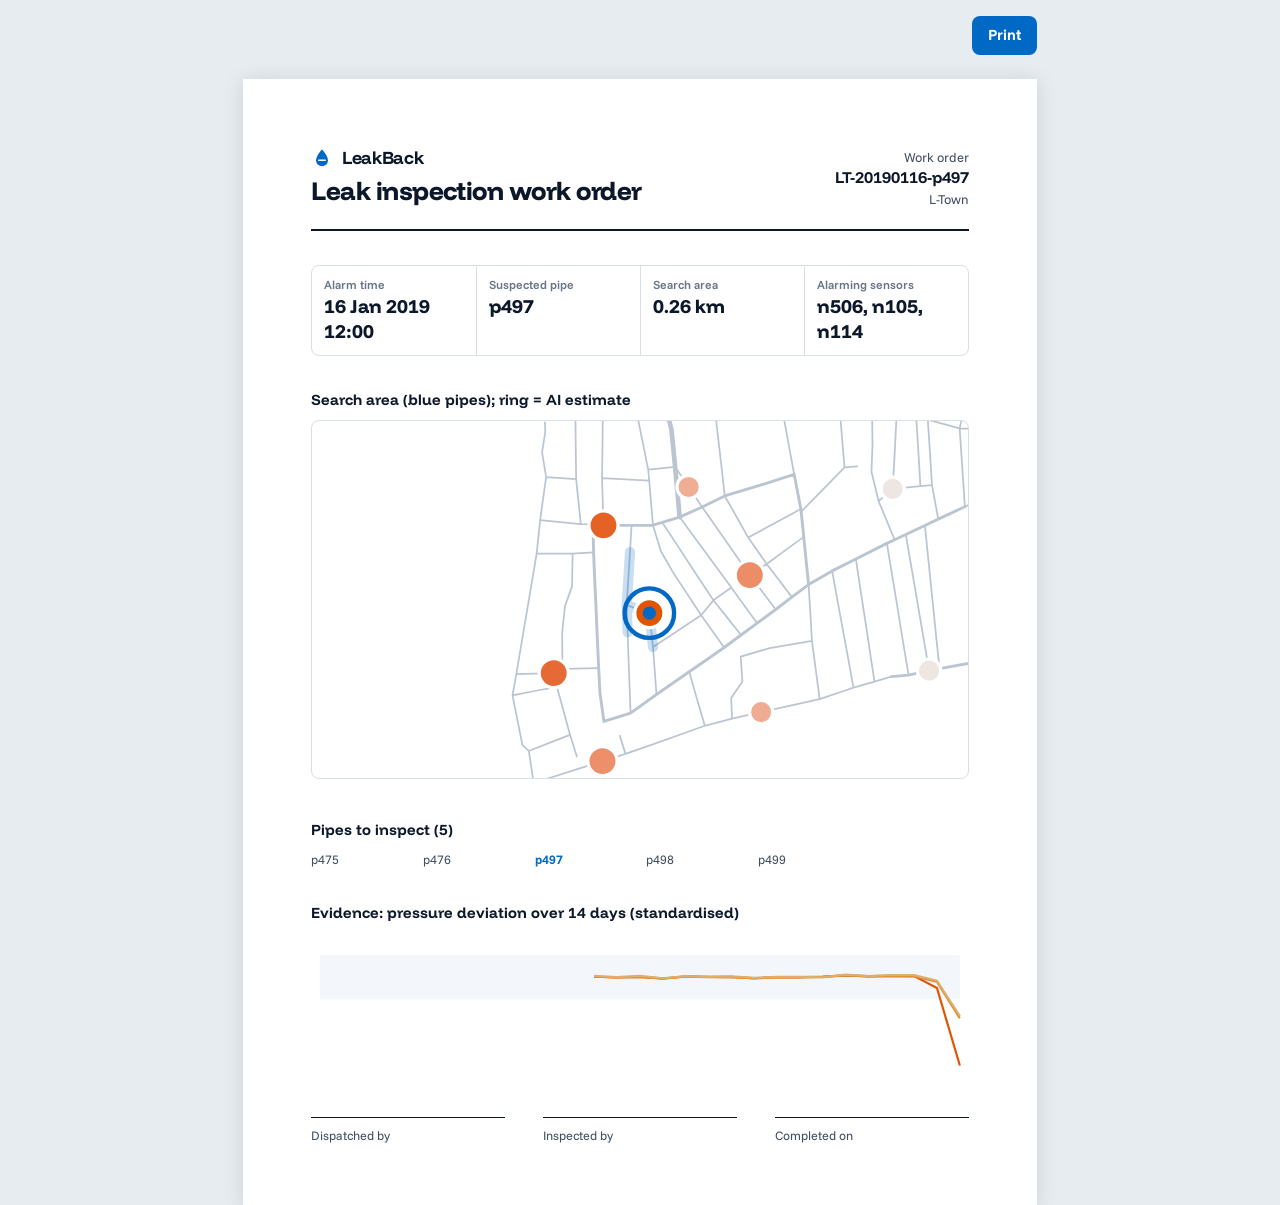
<file: app/workorder.html>
<!doctype html>
<html lang="en">
<head>
<meta charset="utf-8">
<meta name="viewport" content="width=device-width, initial-scale=1">
<title>LeakBack · Work order</title>
<link rel="stylesheet" href="../mocks/base.css">
<style>
body { background: oklch(0.94 0.008 250); }
.sheet { width: 210mm; min-height: 297mm; margin: 24px auto; background: #fff; padding: 18mm 18mm 16mm; box-shadow: 0 2px 20px oklch(0.21 0.04 258 / .12); display: flex; flex-direction: column; gap: 9mm; }
.hd { display: flex; justify-content: space-between; align-items: flex-start; border-bottom: 2px solid var(--ink); padding-bottom: 5mm; }
.hd h1 { font: 800 26px/1.1 var(--disp); letter-spacing: -0.02em; margin-top: 8px; }
.hd .no { text-align: right; font-size: 13px; color: var(--soft); line-height: 1.6; }
.hd .no b { color: var(--ink); font: 700 16px var(--disp); }
.grid { display: grid; grid-template-columns: repeat(4, 1fr); border: 1px solid var(--line); border-radius: 8px; }
.grid div { padding: 10px 12px; } .grid div + div { border-left: 1px solid var(--line); }
.grid span { display: block; font-size: 12px; color: var(--mute); font-weight: 600; }
.grid b { font: 800 19px var(--disp); }
h2 { font: 700 15px var(--disp); margin-bottom: 3mm; }
#zoom { width: 100%; height: 95mm; border: 1px solid var(--line); border-radius: 8px; }
.pipes { columns: 6; font-size: 12.5px; color: var(--soft); }
#ev { width: 100%; height: 38mm; }
.sig { margin-top: auto; display: grid; grid-template-columns: repeat(3, 1fr); gap: 10mm; font-size: 12.5px; color: var(--soft); }
.sig div { border-top: 1px solid var(--ink); padding-top: 2mm; }
.bar { width: 210mm; margin: 0 auto; display: flex; justify-content: flex-end; }
.bar button { padding: 8px 16px; border-radius: 8px; background: var(--blue); color: #fff; font-weight: 700; cursor: pointer; }
@media print { body { background: #fff; } .sheet { margin: 0; box-shadow: none; } .bar { display: none; } }
</style>
</head>
<body>
<div class="bar" style="margin-top:16px"><button onclick="print()" id="pb">Print</button></div>
<div class="sheet">
  <div class="hd"><div><div class="logo"><svg viewBox="0 0 24 24"><path d="M12 2.5c3.6 4.6 6.5 8.4 6.5 12a6.5 6.5 0 0 1-13 0c0-3.6 2.9-7.4 6.5-12Z" fill="var(--blue)"/><path d="M8.5 14.5h7" stroke="#fff" stroke-width="1.8" stroke-linecap="round"/></svg>LeakBack</div><h1 id="h1"></h1></div><div class="no" id="no"></div></div>
  <div class="grid" id="grid"></div>
  <div><h2 id="h-map"></h2><svg id="zoom"></svg></div>
  <div><h2 id="h-pipes"></h2><div class="pipes" id="pipes"></div></div>
  <div><h2 id="h-ev"></h2><svg id="ev"></svg></div>
  <div class="sig" id="sig"></div>
</div>
<script src="../data.js"></script><script src="../console/data.js"></script><script src="../site/results.js"></script><script src="../mocks/kit.js"></script>
<script>
const K = window.KIT, q = new URLSearchParams(location.search), zh = q.get('lang') === 'zh';
const a = K.alarms[+(q.get('k') || 0)], lc = a.loc, d = new Date(K.t0 + a.i * K.STEP);
const t = zh ? { h1: '漏损巡查派工单', no: '工单号', date: '报警时间', pipe: '疑似管段', area: '挖掘范围', nodes: '候选节点', sens: '报警压力表', map: '挖掘范围（蓝色管段），圆圈为 AI 判断位置', pipes: '需巡查的管段', ev: '证据：报警前 14 天压力偏离（标准化）', sig: ['派工人', '巡查人', '完成日期'], print: '打印', km: '公里' }
  : { h1: 'Leak inspection work order', no: 'Work order', date: 'Alarm time', pipe: 'Suspected pipe', area: 'Search area', nodes: 'Candidate nodes', sens: 'Alarming sensors', map: 'Search area (blue pipes); ring = AI estimate', pipes: 'Pipes to inspect', ev: 'Evidence: pressure deviation over 14 days (standardised)', sig: ['Dispatched by', 'Inspected by', 'Completed on'], print: 'Print', km: 'km' };
document.documentElement.lang = zh ? 'zh-CN' : 'en';
document.getElementById('pb').textContent = t.print;
document.getElementById('h1').textContent = t.h1;
const ds = zh ? `${d.getFullYear()}-${d.getMonth() + 1}-${d.getDate()} ${d.getHours() ? '12:00' : '00:00'}` : d.toLocaleDateString('en-GB', { day: 'numeric', month: 'short', year: 'numeric' }) + (d.getHours() ? ' 12:00' : ' 00:00');
document.getElementById('no').innerHTML = `${t.no}<br><b>LT-${a.t.slice(0, 10).replace(/-/g, '')}-${lc.pred}</b><br>L-Town`;
document.getElementById('grid').innerHTML = `<div><span>${t.date}</span><b>${ds}</b></div><div><span>${t.pipe}</span><b>${lc.pred}</b></div><div><span>${t.area}</span><b>${lc.set_pipe_km} ${t.km}</b></div><div><span>${t.sens}</span><b>${a.sensors.join(', ')}</b></div>`;
document.getElementById('h-map').textContent = t.map; document.getElementById('h-pipes').textContent = t.pipes + ` (${lc.set_pipes.length})`; document.getElementById('h-ev').textContent = t.ev;
const z = document.getElementById('zoom'); K.town(z, { i: a.i, reveal: false, labels: false });
const pts = lc.set_pipes.map((id) => K.LT.pipes.find((p) => p.id === id)).filter(Boolean).flatMap((p) => p.p);
const xs = pts.map((p) => p[0]), ys = pts.map((p) => p[1]), pad = 90;
const x0 = Math.min(...xs) - pad, x1 = Math.max(...xs) + pad, y0 = Math.min(...ys) - pad, y1 = Math.max(...ys) + pad;
z.setAttribute('viewBox', `${x0} ${y0} ${x1 - x0} ${y1 - y0}`);
document.getElementById('pipes').innerHTML = lc.set_pipes.map((p) => `<div>${p === lc.pred ? '<b style="color:var(--blue)">' + p + '</b>' : p}</div>`).join('');
const ev = document.getElementById('ev'), EW = 600, EH = 130, from = a.i - 28, cols = ['var(--low)', 'oklch(0.70 0.15 60)', 'oklch(0.78 0.10 75)'];
ev.setAttribute('viewBox', `0 0 ${EW} ${EH}`); ev.setAttribute('preserveAspectRatio', 'none');
const ex = (k) => 8 + k / 28 * (EW - 16), ey = (v) => 10 + (Math.max(-8, Math.min(3, v)) - 3) / -11 * (EH - 20);
K.mk('rect', { x: 8, y: ey(2), width: EW - 16, height: ey(-2) - ey(2), fill: 'var(--tint)' }, ev);
a.sensors.slice(0, 3).forEach((s, k) => { let p = ''; K.sensorSeries(s, from, a.i).forEach((v, j) => { if (v == null) return; p += (p ? 'L' : 'M') + ex(j).toFixed(1) + ',' + ey(v).toFixed(1); }); K.mk('path', { d: p, fill: 'none', stroke: cols[k], 'stroke-width': 2.2, 'vector-effect': 'non-scaling-stroke' }, ev); });
document.getElementById('sig').innerHTML = t.sig.map((s) => `<div>${s}</div>`).join('');
</script>
</body>
</html>
</file>
<file: mocks/base.css>
@font-face { font-family: "Funnel Display"; src: url("../fonts/funnel-display.woff2") format("woff2"); font-weight: 300 800; font-display: block; }
@font-face { font-family: "Funnel Sans"; src: url("../fonts/funnel-sans.woff2") format("woff2"); font-weight: 300 800; font-display: block; }
:root {
  --bg: oklch(1 0 0);
  --tint: oklch(0.975 0.008 250);
  --ink: oklch(0.21 0.04 258);
  --soft: oklch(0.42 0.035 255);
  --mute: oklch(0.56 0.03 255);
  --line: oklch(0.90 0.012 250);
  --pipe: oklch(0.82 0.02 250);
  --blue: oklch(0.52 0.17 252);
  --blue-2: oklch(0.72 0.11 245);
  --blue-wash: oklch(0.95 0.03 250);
  --tx-no: oklch(0.93 0.012 250);
  --low: oklch(0.63 0.19 42);
  --leak: oklch(0.52 0.20 25);
  --ok: oklch(0.50 0.13 150);
  --ui: "Funnel Sans", "PingFang SC", "Microsoft YaHei UI", "Microsoft YaHei", system-ui, sans-serif;
  --disp: "Funnel Display", "Funnel Sans", "PingFang SC", "Microsoft YaHei", system-ui, sans-serif;
}
* { box-sizing: border-box; margin: 0; }
html, body { height: 100%; }
body { background: var(--bg); color: var(--ink); font: 400 15px/1.5 var(--ui); -webkit-font-smoothing: antialiased; font-variant-numeric: tabular-nums; }
button { font: inherit; color: inherit; background: none; border: 0; }
.num { font-family: var(--disp); font-weight: 800; letter-spacing: -0.03em; }
.logo { display: flex; align-items: center; gap: 9px; font: 700 18px/1 var(--disp); letter-spacing: -0.02em; }
.logo svg { width: 22px; height: 22px; }
</file>
